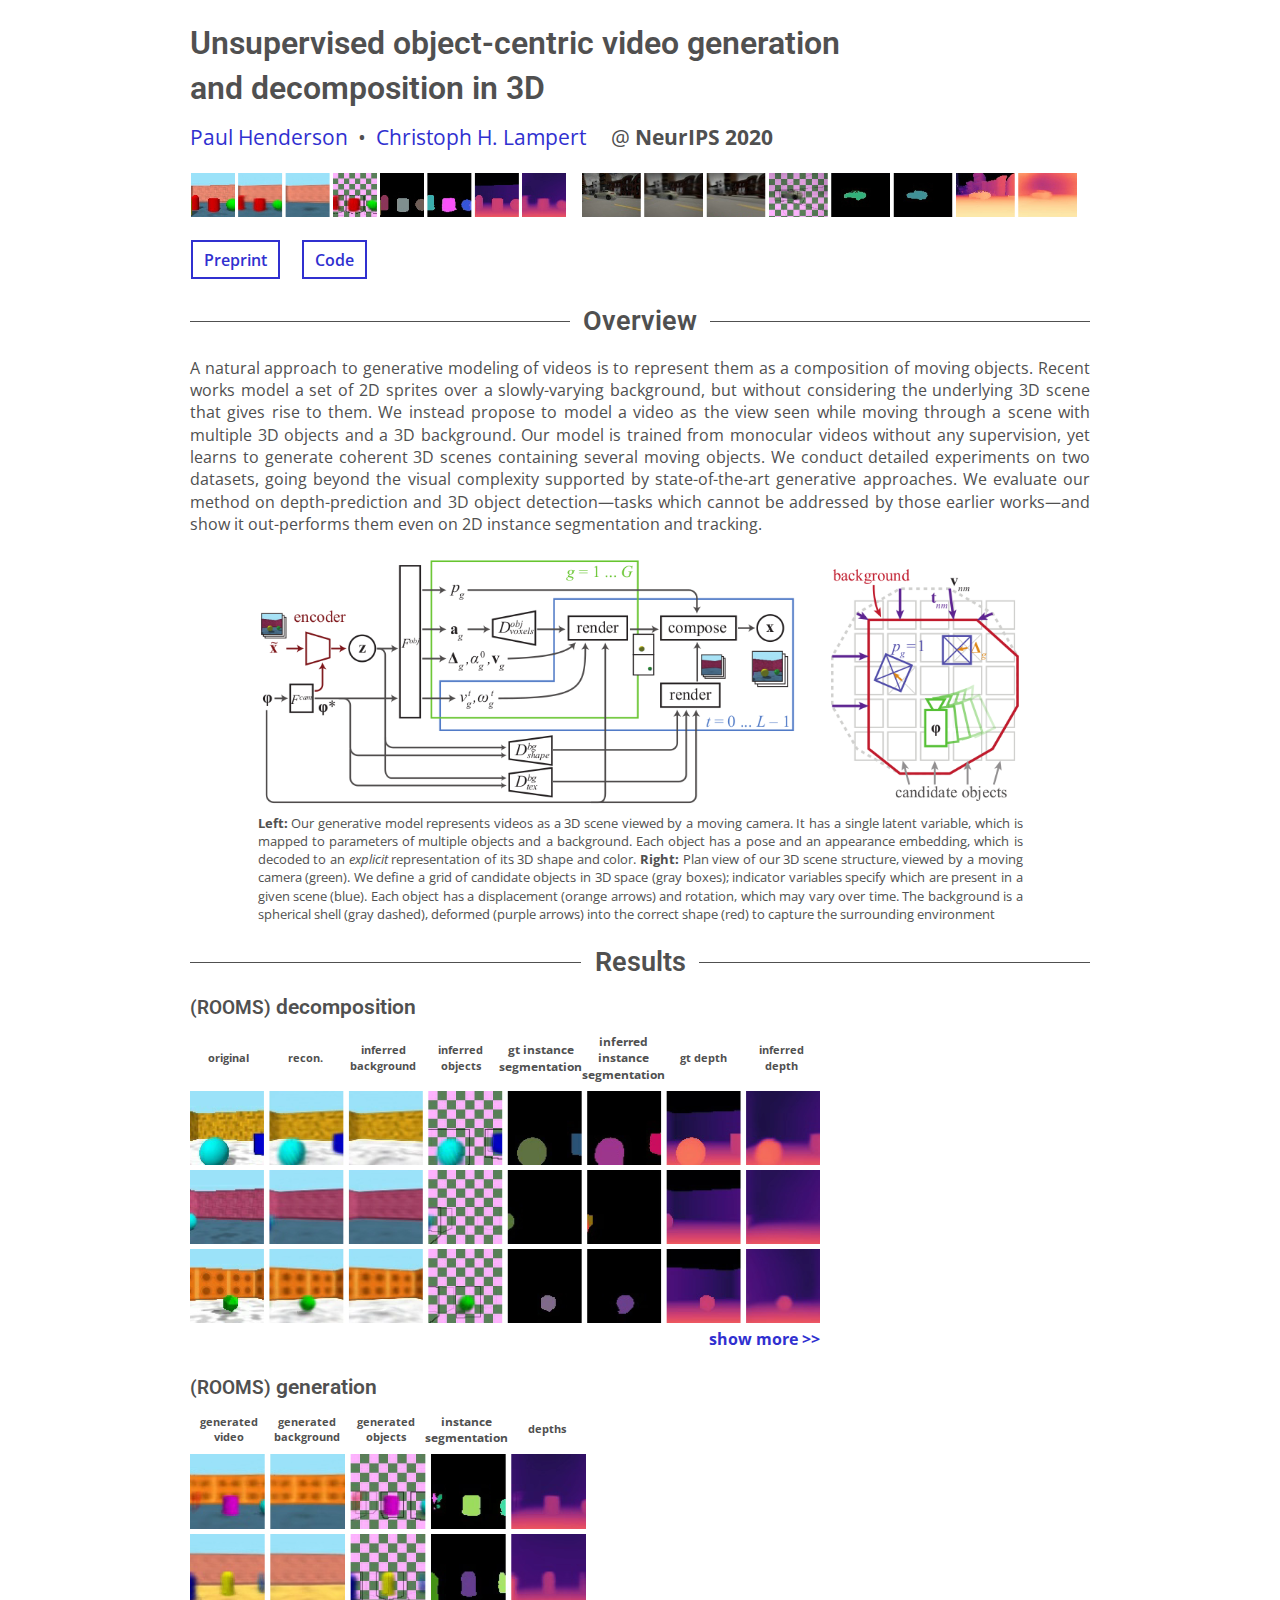
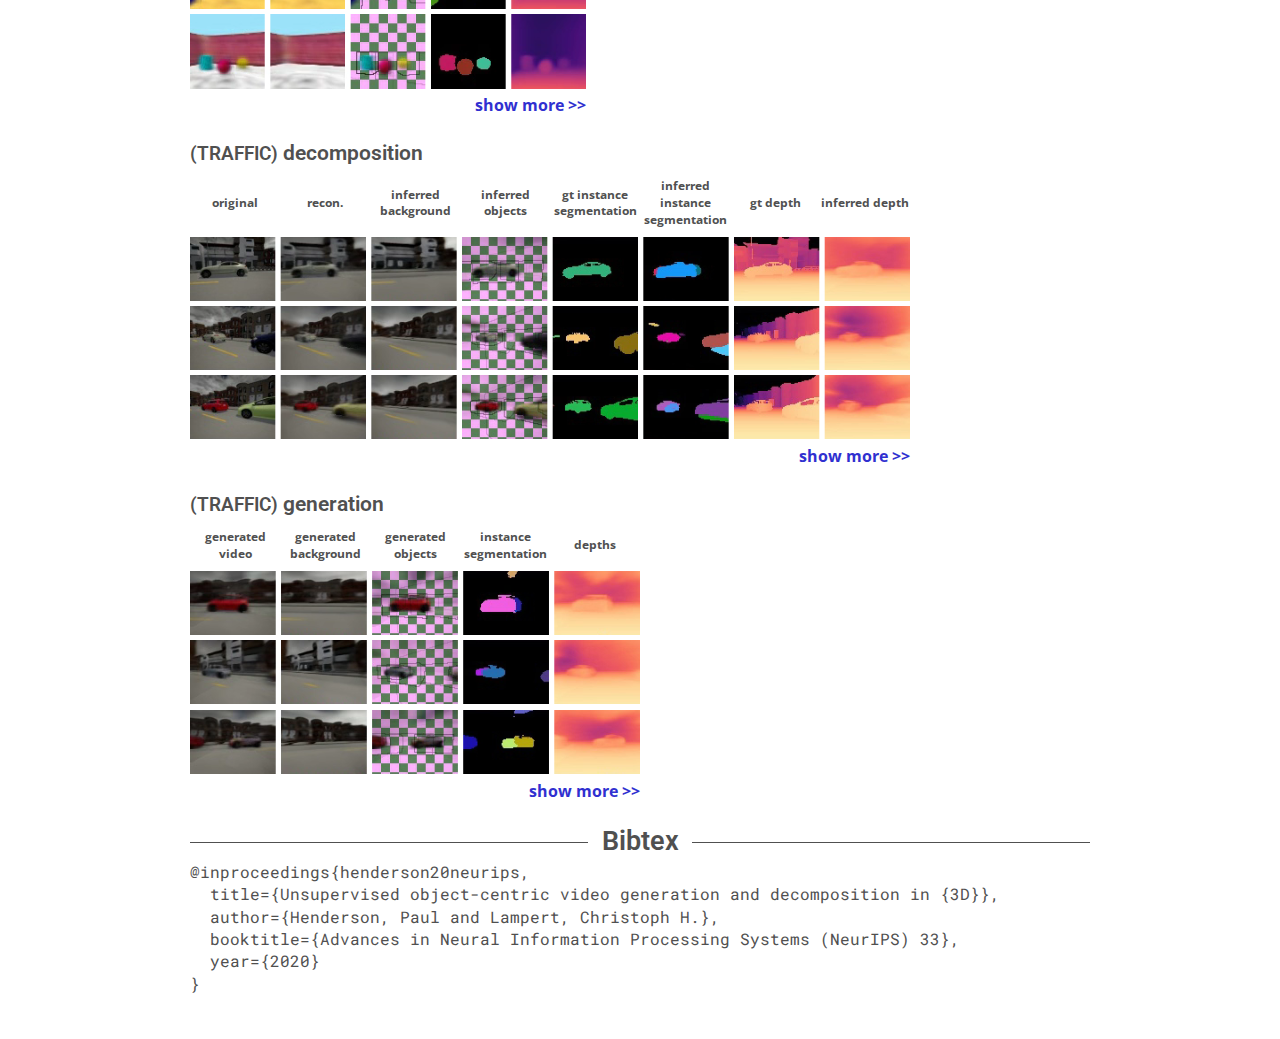
<file: o3v/index.html>
<!DOCTYPE html>
<html lang="en-US">
<head>
  <title>Unsupervised object-centric video generation and decomposition in 3D</title>
  <meta http-equiv="Content-Type" content="text/html; charset=UTF-8">
  <meta http-equiv="X-UA-Compatible" content="IE=edge">
  <meta name="viewport" content="width=device-width, initial-scale=1">

  <script src="https://ajax.googleapis.com/ajax/libs/jquery/3.4.1/jquery.min.js"></script>
  <script src="../jquery.fittext.js"></script>
  <script type="text/javascript">
    $(document).ready ( function(){
       $('.show-more-button').click(function(event) {
         let moreVideosDiv = $(event.target).parents('.results').find('.more-videos');
         moreVideosDiv.toggle();
         $(event.target).toggle();
         return false;
       });
       $('.results .column-header').fitText(0.7, {maxFontSize: '12pt'});
    });
    setTimeout(function() {$(window).trigger('resize');}, 1000);
  </script>

  <link rel="stylesheet" href="https://fonts.googleapis.com/css?family=Roboto|Roboto+Mono|Open+Sans&display=swap"/ >
  <style type="text/css">
    body {
      font-family: 'Open Sans', sans-serif;
      font-size: 12pt;
      line-height: 1.4;
      color: #505050;
    }
    a {
      color: #3030d0;
      text-decoration: none;
    }
    #container {
      max-width: 900px;
      display: block;
      margin-left: auto;
      margin-right: auto;
    }
    #header {
      margin-top: 16pt;
      padding-bottom: 8pt;
    }
    #header #title {
        font-family: 'Roboto', serif;
        font-size: 24pt;
        font-weight: 600;
        margin-bottom: 8pt;
    }
    #header #authors {
        font-size: 16pt;
        margin-bottom: 16pt;
        /*font-weight: 600;*/
    }
    @media(min-width: 950px) {
        #header video {
            height: 33pt;
            margin-left: 1pt;
            margin-right: 8pt;
        }
    }
    @media(max-width: 949px) {
        #header video {
            width: 50%;
            margin-left: 1pt;
        }
    }
    #header #links {
        margin-top: 20pt;
        font-weight: 600;
    }
    #header #links a {
        margin: 1pt;
        padding: 5pt 8pt 5pt 8pt;
        border: solid 2px #3030d0;
    }
    #header #links a:hover {
        margin: 0pt;
        border-width: 3px;
    }
    .section-name {
      font-family: 'Roboto', serif;
      font-size: 20pt;
      font-weight: 600;
      margin-left: 10pt;
      margin-right: 10pt;
    }
    .section-divider {
      display: flex;
      justify-content: space-between;
      align-items: center;
      margin-top: 16pt;
    }
    .section-line {
      flex-grow: 1;
      height: 1px;
      background-color: #505050;
    }
    p {
      text-align: justify;
    }
    .figure {
        width: 85%;
        margin: 16pt;
        text-align: center;
        margin-left: auto;
        margin-right: auto;
    }
    .figure img {
        width: 100%;
    }
    .figure .caption {
        font-size: small;
        text-align: justify;
        width: 100%;
    }
    .results {
        min-width: 300px;
        margin-bottom: 16pt;
    }
    .results video {
        width: 100%;
    }
    .results .experiment-name {
        font-family: 'Roboto', serif;
        font-size: 16pt;
        font-weight: 600;
        margin-top: 8pt;
        margin-bottom: 8pt;
    }
    .results .experiment-name .dataset-name {
        font-size: 14pt;
    }
    .results .headers {
        width: 100%;
        max-width: 100%;
        display: grid;
        text-align: center;
        /*font-size: small;*/
        font-weight: bold;
        margin-bottom: 6pt;
    }
    @media(max-width: 600px) {
        .results .headers {
            font-size: 7pt;
        }
    }
    .results .decomp-headers {
        grid-template-columns: repeat(8, 1fr);
    }
    .results .gen-headers {
        grid-template-columns: repeat(5, 1fr);
    }
    .results .column-header {
        align-self: center;
    }
    .results .show-more-button {
        width: 100%;
        text-align: right;
        font-weight: bold;
        color: #3030d0;
        cursor: pointer;
    }
    .results .more-videos {
        display: none;
    }
    #bibtex {
        font-family: 'Roboto Mono', monospace;
        margin-bottom: 32pt;
    }
  </style>
</head>
<body>
  <div id="container">

    <div id="header">
        <div id="title">Unsupervised object-centric video generation <br />and decomposition in 3D</div>
        <div id="authors"><a href="..">Paul Henderson</a> &nbsp;&bullet;&nbsp; <a href="https://ist.ac.at/~chl">Christoph H. Lampert</a>  &nbsp; &nbsp; @ <b>NeurIPS 2020</b>
            <!-- &nbsp; <img src="../images/ist.png" height="36pt" />  -->
            <!-- (<a href="https://ist.ac.at">IST Austria</a>) --></div>
        <video autoplay muted loop><source src="videos/gqn-voxels/recon/000014_1.mp4" type="video/mp4" /></video>
        <video autoplay muted loop><source src="videos/carla-voxels/recon/000001_0.mp4" type="video/mp4" /></video>
      
        <div id="links">
            <a href="https://arxiv.org/abs/2007.06705">Preprint</a>
            &nbsp;&nbsp;&nbsp;
            <a href="https://github.com/pmh47/o3v">Code</a>
        </div>
    </div>


    <div class="section-divider">
        <div class="section-line"></div>
        <div class="section-name">Overview</div>
        <div class="section-line"></div>
      </div>
  
      <p id="abstract">
        A natural approach to generative modeling of videos is to represent them as a composition of moving objects. Recent works model a set of 
        2D sprites over a slowly-varying background, but without considering the underlying 3D scene that gives rise to them. We instead propose to 
        model a video as the view seen while moving through a scene with multiple 3D objects and a 3D background. Our model is trained from 
        monocular videos without any supervision, yet learns to generate coherent 3D scenes containing several moving objects. We conduct detailed 
        experiments on two datasets, going beyond the visual complexity supported by state-of-the-art generative approaches. We evaluate our 
        method on depth-prediction and 3D object detection&mdash;tasks which cannot be addressed by those earlier works&mdash;and show it out-performs 
        them even on 2D instance segmentation and tracking.
    </p>

    <div class="figure">
        <img src="model.png" />
        <div class="caption">
            <b>Left:</b>
            Our generative model represents videos as a 3D scene viewed by a moving camera.
            It has a single latent variable, which is mapped to parameters of multiple objects and a background.
            Each object has a pose and an appearance embedding, which is decoded to an <i>explicit</i> representation of its 3D shape and color.
            <b>Right:</b>
            Plan view of our 3D scene structure, viewed by a moving camera (green).
            We define a grid of candidate objects in 3D space (gray boxes); indicator variables specify which are present in a given scene (blue).
            Each object has a displacement (orange arrows) and rotation, which may vary over time.
            The background is a spherical shell (gray dashed), deformed (purple arrows) into the correct shape (red) to capture the surrounding environment
        </div>
    </div>

    <div class="section-divider">
        <div class="section-line"></div>
        <div class="section-name">Results</div>
        <div class="section-line"></div>
    </div>

    <div class="results" style="width: 70%;">
        <div class="experiment-name"><span class="dataset-name">(ROOMS)</span> decomposition</div>

        <div class="headers decomp-headers">
            <div class="column-header">original</div>
            <div class="column-header">recon.</div>
            <div class="column-header">inferred background</div>
            <div class="column-header">inferred objects</div>
            <div class="column-header">gt instance segmentation</div>
            <div class="column-header">inferred instance segmentation</div>
            <div class="column-header">gt depth</div>
            <div class="column-header">inferred depth</div>
        </div>

        <video autoplay muted loop><source src="videos/gqn-voxels/recon/000002_0.mp4" type="video/mp4" /></video>
        <video autoplay muted loop><source src="videos/gqn-voxels/recon/000006_0.mp4" type="video/mp4" /></video>
        <video autoplay muted loop><source src="videos/gqn-voxels/recon/000009_0.mp4" type="video/mp4" /></video>
        <div class="show-more-button">show more &gt;&gt;</div>
        <div class="more-videos">
            <video autoplay muted loop><source src="videos/gqn-voxels/recon/000014_1.mp4" type="video/mp4" /></video>
            <video autoplay muted loop><source src="videos/gqn-voxels/recon/000017_0.mp4" type="video/mp4" /></video>
            <video autoplay muted loop><source src="videos/gqn-voxels/recon/000017_2.mp4" type="video/mp4" /></video>
            <video autoplay muted loop><source src="videos/gqn-voxels/recon/000018_1.mp4" type="video/mp4" /></video>
            <video autoplay muted loop><source src="videos/gqn-voxels/recon/000020_2.mp4" type="video/mp4" /></video>
            <video autoplay muted loop><source src="videos/gqn-voxels/recon/000030_3.mp4" type="video/mp4" /></video>
            <video autoplay muted loop><source src="videos/gqn-voxels/recon/000031_2.mp4" type="video/mp4" /></video>
            <video autoplay muted loop><source src="videos/gqn-voxels/recon/000033_0.mp4" type="video/mp4" /></video>
            <video autoplay muted loop><source src="videos/gqn-voxels/recon/000040_1.mp4" type="video/mp4" /></video>
            <video autoplay muted loop><source src="videos/gqn-voxels/recon/000045_2.mp4" type="video/mp4" /></video>
            <video autoplay muted loop><source src="videos/gqn-voxels/recon/000049_0.mp4" type="video/mp4" /></video>
        </div>

    </div>
  
    <div class="results" style="width: 44%;">
        <div class="experiment-name"><span class="dataset-name">(ROOMS)</span> generation</div>

        <div class="headers gen-headers">
            <div class="column-header">generated video</div>
            <div class="column-header">generated background</div>
            <div class="column-header">generated objects</div>
            <div class="column-header">instance segmentation</div>
            <div class="column-header">depths</div>
        </div>

        <video autoplay muted loop><source src="videos/gqn-voxels/gen/000014_1.mp4" type="video/mp4" /></video>
        <video autoplay muted loop><source src="videos/gqn-voxels/gen/000040_1.mp4" type="video/mp4" /></video>
        <video autoplay muted loop><source src="videos/gqn-voxels/gen/000070_3.mp4" type="video/mp4" /></video>
        <div class="show-more-button">show more &gt;&gt;</div>
        <div class="more-videos">
            <video autoplay muted loop><source src="videos/gqn-voxels/gen/000064_0.mp4" type="video/mp4" /></video>
            <video autoplay muted loop><source src="videos/gqn-voxels/gen/000079_1.mp4" type="video/mp4" /></video>
            <video autoplay muted loop><source src="videos/gqn-voxels/gen/000081_1.mp4" type="video/mp4" /></video>
            <video autoplay muted loop><source src="videos/gqn-voxels/gen/000093_0.mp4" type="video/mp4" /></video>
            <video autoplay muted loop><source src="videos/gqn-voxels/gen/000100_2.mp4" type="video/mp4" /></video>
            <video autoplay muted loop><source src="videos/gqn-voxels/gen/000118_3.mp4" type="video/mp4" /></video>
            <video autoplay muted loop><source src="videos/gqn-voxels/gen/000143_0.mp4" type="video/mp4" /></video>
        </div>

    </div>

    <div class="results" style="width: 80%;">
        <div class="experiment-name"><span class="dataset-name">(TRAFFIC)</span> decomposition</div>

        <div class="headers decomp-headers">
            <div class="column-header">original</div>
            <div class="column-header">recon.</div>
            <div class="column-header">inferred background</div>
            <div class="column-header">inferred objects</div>
            <div class="column-header">gt instance segmentation</div>
            <div class="column-header">inferred instance segmentation</div>
            <div class="column-header">gt depth</div>
            <div class="column-header">inferred depth</div>
        </div>

        <video autoplay muted loop><source src="videos/carla-voxels/recon/000065_0.mp4" type="video/mp4" /></video>
        <video autoplay muted loop><source src="videos/carla-voxels/recon/000002_0.mp4" type="video/mp4" /></video>
        <video autoplay muted loop><source src="videos/carla-voxels/recon/000055_0.mp4" type="video/mp4" /></video>
        <div class="show-more-button">show more &gt;&gt;</div>
        <div class="more-videos">
            <video autoplay muted loop><source src="videos/carla-voxels/recon/000038_0.mp4" type="video/mp4" /></video>
            <video autoplay muted loop><source src="videos/carla-voxels/recon/000013_0.mp4" type="video/mp4" /></video>
            <video autoplay muted loop><source src="videos/carla-voxels/recon/000001_0.mp4" type="video/mp4" /></video>
            <video autoplay muted loop><source src="videos/carla-voxels/recon/000198_0.mp4" type="video/mp4" /></video>
            <video autoplay muted loop><source src="videos/carla-voxels/recon/001155_0.mp4" type="video/mp4" /></video>
            <video autoplay muted loop><source src="videos/carla-voxels/recon/001723_0.mp4" type="video/mp4" /></video>
            <video autoplay muted loop><source src="videos/carla-voxels/recon/002565_0.mp4" type="video/mp4" /></video>
            <video autoplay muted loop><source src="videos/carla-voxels/recon/002566_0.mp4" type="video/mp4" /></video>
            <video autoplay muted loop><source src="videos/carla-voxels/recon/002729_0.mp4" type="video/mp4" /></video>
            <video autoplay muted loop><source src="videos/carla-voxels/recon/003274_0.mp4" type="video/mp4" /></video>
            <video autoplay muted loop><source src="videos/carla-voxels/recon/003424_0.mp4" type="video/mp4" /></video>
            <video autoplay muted loop><source src="videos/carla-voxels/recon/004178_0.mp4" type="video/mp4" /></video>
            <video autoplay muted loop><source src="videos/carla-voxels/recon/004876_0.mp4" type="video/mp4" /></video>
            <video autoplay muted loop><source src="videos/carla-voxels/recon/005159_0.mp4" type="video/mp4" /></video>
        </div>

    </div>
  
    <div class="results" style="width: 50%;">
        <div class="experiment-name"><span class="dataset-name">(TRAFFIC)</span> generation</div>

        <div class="headers gen-headers">
            <div class="column-header">generated video</div>
            <div class="column-header">generated background</div>
            <div class="column-header">generated objects</div>
            <div class="column-header">instance segmentation</div>
            <div class="column-header">depths</div>
        </div>

        <video autoplay muted loop><source src="videos/carla-voxels/gen/000057_0.mp4" type="video/mp4" /></video>
        <video autoplay muted loop><source src="videos/carla-voxels/gen/000018_0.mp4" type="video/mp4" /></video>
        <video autoplay muted loop><source src="videos/carla-voxels/gen/000020_0.mp4" type="video/mp4" /></video>
        <div class="show-more-button">show more &gt;&gt;</div>
        <div class="more-videos">
            <video autoplay muted loop><source src="videos/carla-voxels/gen/000031_0.mp4" type="video/mp4" /></video>
            <video autoplay muted loop><source src="videos/carla-voxels/gen/000032_0.mp4" type="video/mp4" /></video>
            <video autoplay muted loop><source src="videos/carla-voxels/gen/000045_0.mp4" type="video/mp4" /></video>
            <video autoplay muted loop><source src="videos/carla-voxels/gen/000051_0.mp4" type="video/mp4" /></video>
            <video autoplay muted loop><source src="videos/carla-voxels/gen/000064_0.mp4" type="video/mp4" /></video>
            <video autoplay muted loop><source src="videos/carla-voxels/gen/000065_0.mp4" type="video/mp4" /></video>
            <video autoplay muted loop><source src="videos/carla-voxels/gen/000081_0.mp4" type="video/mp4" /></video>
            <video autoplay muted loop><source src="videos/carla-voxels/gen/000084_0.mp4" type="video/mp4" /></video>
            <video autoplay muted loop><source src="videos/carla-voxels/gen/000089_0.mp4" type="video/mp4" /></video>
            <video autoplay muted loop><source src="videos/carla-voxels/gen/000119_0.mp4" type="video/mp4" /></video>
            <video autoplay muted loop><source src="videos/carla-voxels/gen/000178_0.mp4" type="video/mp4" /></video>
            <video autoplay muted loop><source src="videos/carla-voxels/gen/000187_0.mp4" type="video/mp4" /></video>
            <video autoplay muted loop><source src="videos/carla-voxels/gen/000191_0.mp4" type="video/mp4" /></video>
            <video autoplay muted loop><source src="videos/carla-voxels/gen/000230_0.mp4" type="video/mp4" /></video>
        </div>

    </div>

    <div class="section-divider">
    <div class="section-line"></div>
    <div class="section-name">Bibtex</div>
    <div class="section-line"></div>
    </div>

    <div id="bibtex">
        @inproceedings{henderson20neurips,<br />
        &nbsp;&nbsp;title={Unsupervised object-centric video generation and decomposition in {3D}},<br />
        &nbsp;&nbsp;author={Henderson, Paul and Lampert, Christoph H.},<br />
        &nbsp;&nbsp;booktitle={Advances in Neural Information Processing Systems (NeurIPS) 33},<br />
        &nbsp;&nbsp;year={2020}<br />
        }
    </div>

    </div>
    
  </body>
</html>
</file>
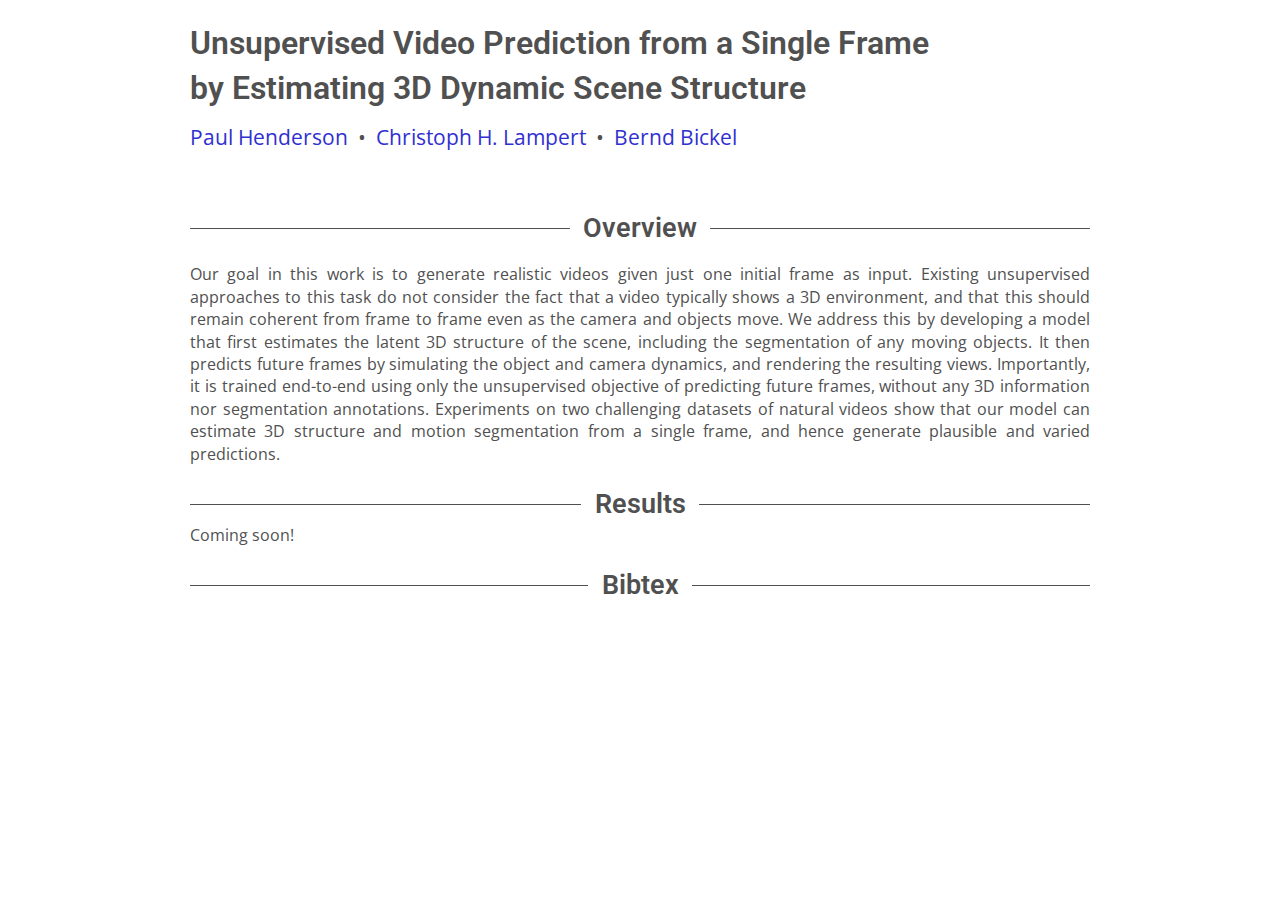
<file: vipl4s/index.html>
<!DOCTYPE html>
<html lang="en-US">
<head>
  <title>Unsupervised Video Prediction from a Single Frame by Estimating 3D Dynamic Scene Structure</title>
  <meta http-equiv="Content-Type" content="text/html; charset=UTF-8">
  <meta http-equiv="X-UA-Compatible" content="IE=edge">
  <meta name="viewport" content="width=device-width, initial-scale=1">

  <script src="https://ajax.googleapis.com/ajax/libs/jquery/3.4.1/jquery.min.js"></script>
  <script src="../jquery.fittext.js"></script>
  <script type="text/javascript">
    $(document).ready ( function(){
       $('.show-more-button').click(function(event) {
         let moreVideosDiv = $(event.target).parents('.results').find('.more-videos');
         moreVideosDiv.toggle();
         $(event.target).toggle();
         return false;
       });
       $('.results .column-header').fitText(0.7, {maxFontSize: '12pt'});
    });
    setTimeout(function() {$(window).trigger('resize');}, 1000);
  </script>

  <link rel="stylesheet" href="https://fonts.googleapis.com/css?family=Roboto|Roboto+Mono|Open+Sans&display=swap"/ >
  <style type="text/css">
    body {
      font-family: 'Open Sans', sans-serif;
      font-size: 12pt;
      line-height: 1.4;
      color: #505050;
    }
    a {
      color: #3030d0;
      text-decoration: none;
    }
    #container {
      max-width: 900px;
      display: block;
      margin-left: auto;
      margin-right: auto;
    }
    #header {
      margin-top: 16pt;
      padding-bottom: 8pt;
    }
    #header #title {
        font-family: 'Roboto', serif;
        font-size: 24pt;
        font-weight: 600;
        margin-bottom: 8pt;
    }
    #header #authors {
        font-size: 16pt;
        margin-bottom: 16pt;
        /*font-weight: 600;*/
    }
    @media(min-width: 950px) {
        #header video {
            height: 33pt;
            margin-left: 1pt;
            margin-right: 8pt;
        }
    }
    @media(max-width: 949px) {
        #header video {
            width: 50%;
            margin-left: 1pt;
        }
    }
    #header #links {
        margin-top: 20pt;
        font-weight: 600;
    }
    #header #links a {
        margin: 1pt;
        padding: 5pt 8pt 5pt 8pt;
        border: solid 2px #3030d0;
    }
    #header #links a:hover {
        margin: 0pt;
        border-width: 3px;
    }
    .section-name {
      font-family: 'Roboto', serif;
      font-size: 20pt;
      font-weight: 600;
      margin-left: 10pt;
      margin-right: 10pt;
    }
    .section-divider {
      display: flex;
      justify-content: space-between;
      align-items: center;
      margin-top: 16pt;
    }
    .section-line {
      flex-grow: 1;
      height: 1px;
      background-color: #505050;
    }
    p {
      text-align: justify;
    }
    .figure {
        width: 85%;
        margin: 16pt;
        text-align: center;
        margin-left: auto;
        margin-right: auto;
    }
    .figure img {
        width: 100%;
    }
    .figure .caption {
        font-size: small;
        text-align: justify;
        width: 100%;
    }
    .results {
        min-width: 300px;
        margin-bottom: 16pt;
    }
    .results video {
        width: 100%;
    }
    .results .experiment-name {
        font-family: 'Roboto', serif;
        font-size: 16pt;
        font-weight: 600;
        margin-top: 8pt;
        margin-bottom: 8pt;
    }
    .results .experiment-name .dataset-name {
        font-size: 14pt;
    }
    .results .headers {
        width: 100%;
        max-width: 100%;
        display: grid;
        text-align: center;
        /*font-size: small;*/
        font-weight: bold;
        margin-bottom: 6pt;
    }
    @media(max-width: 600px) {
        .results .headers {
            font-size: 7pt;
        }
    }
    .results .decomp-headers {
        grid-template-columns: repeat(8, 1fr);
    }
    .results .gen-headers {
        grid-template-columns: repeat(5, 1fr);
    }
    .results .column-header {
        align-self: center;
    }
    .results .show-more-button {
        width: 100%;
        text-align: right;
        font-weight: bold;
        color: #3030d0;
        cursor: pointer;
    }
    .results .more-videos {
        display: none;
    }
    #bibtex {
        font-family: 'Roboto Mono', monospace;
        margin-bottom: 32pt;
    }
  </style>
</head>
<body>
  <div id="container">

    <div id="header">
        <div id="title">Unsupervised Video Prediction from a Single Frame<br />by Estimating 3D Dynamic Scene Structure</div>
        <div id="authors"><a href="..">Paul Henderson</a> &nbsp;&bullet;&nbsp; <a href="https://ist.ac.at/~chl">Christoph H. Lampert</a> &nbsp;&bullet;&nbsp; <a href="http://berndbickel.com/">Bernd Bickel</a>
            <!-- &nbsp; <img src="../images/ist.png" height="36pt" />  -->
            <!-- (<a href="https://ist.ac.at">IST Austria</a>) --></div>
        <!--video autoplay muted loop><source src="videos/gqn-voxels/recon/000014_1.mp4" type="video/mp4" /></video>
        <video autoplay muted loop><source src="videos/carla-voxels/recon/000001_0.mp4" type="video/mp4" /></video-->
      
        <div id="links">
            <!--a href="https://proceedings.neurips.cc/paper/2020/hash/20125fd9b2d43e340a35fb0278da235d-Abstract.html">Paper</a>
            &nbsp;&nbsp;&nbsp;
            <a href="https://arxiv.org/abs/2007.06705">arXiv</a>
            &nbsp;&nbsp;&nbsp;
            <a href="https://github.com/pmh47/o3v">Code</a>
            &nbsp;&nbsp;&nbsp;
            <a href="https://youtu.be/7M_IIV52FwA">Video</a>
            &nbsp;&nbsp;&nbsp;
            <a href="poster-v1.pdf">Poster</a-->
        </div>
    </div>


    <div class="section-divider">
        <div class="section-line"></div>
        <div class="section-name">Overview</div>
        <div class="section-line"></div>
      </div>
  
      <p id="abstract">
          Our goal in this work is to generate realistic videos given just one initial frame as input. Existing
          unsupervised approaches to this task do not consider the fact that a video typically shows a 3D environment,
          and that this should remain coherent from frame to frame even as the camera and objects move. We address this
          by developing a model that first estimates the latent 3D structure of the scene, including the segmentation of
          any moving objects. It then predicts future frames by simulating the object and camera dynamics, and rendering
          the resulting views. Importantly, it is trained end-to-end using only the unsupervised objective of predicting
          future frames, without any 3D information nor segmentation annotations. Experiments on two challenging
          datasets of natural videos show that our model can estimate 3D structure and motion segmentation from a single
          frame, and hence generate plausible and varied predictions.
    </p>

    <div class="section-divider">
        <div class="section-line"></div>
        <div class="section-name">Results</div>
        <div class="section-line"></div>
    </div>

      <a name="waymofig"></a>
      <a name="re10kfig"></a>
      Coming soon!

    <div class="section-divider">
    <div class="section-line"></div>
    <div class="section-name">Bibtex</div>
    <div class="section-line"></div>
    </div>

    <!--div id="bibtex">
        @inproceedings{henderson20neurips,<br />
        &nbsp;&nbsp;title={Unsupervised object-centric video generation and decomposition in {3D}},<br />
        &nbsp;&nbsp;author={Henderson, Paul and Lampert, Christoph H.},<br />
        &nbsp;&nbsp;booktitle={Advances in Neural Information Processing Systems (NeurIPS) 33},<br />
        &nbsp;&nbsp;year={2020}<br />
        }
    </div-->

    </div>
    
  </body>
</html>
</file>
